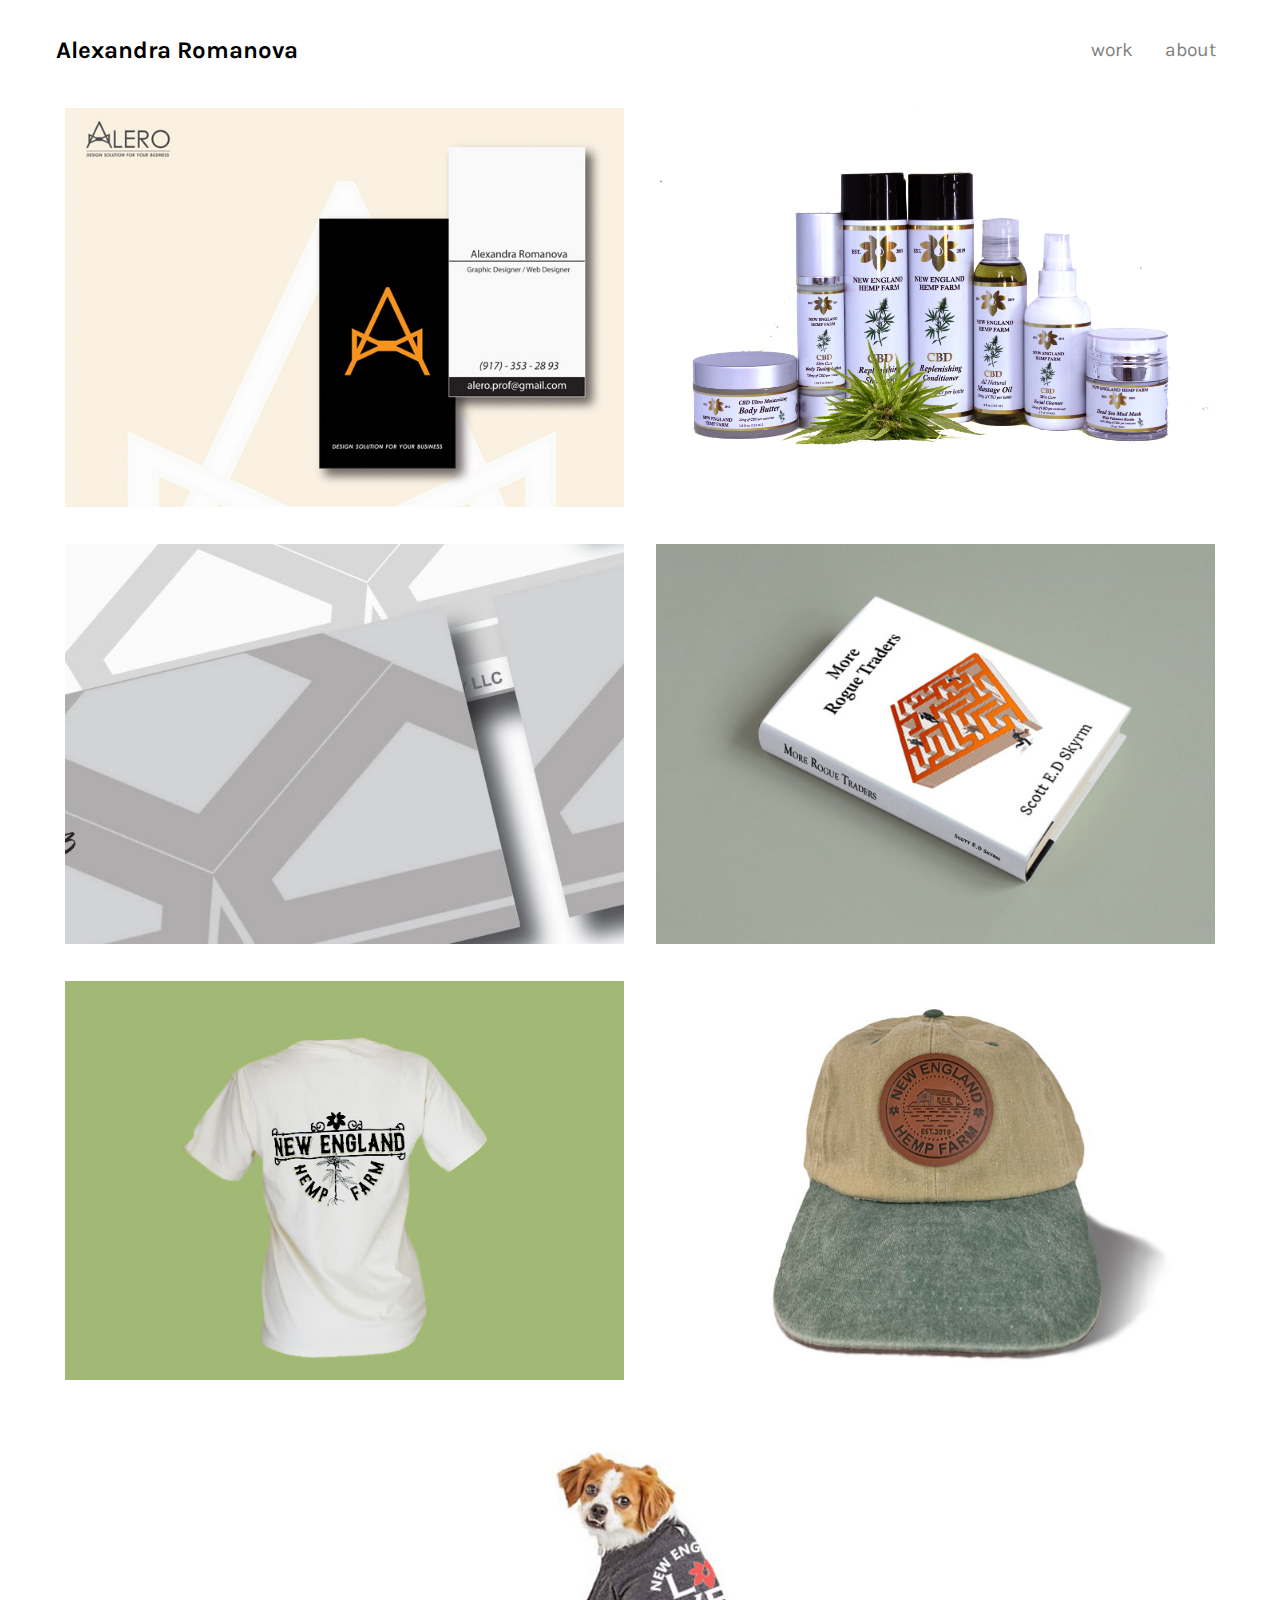
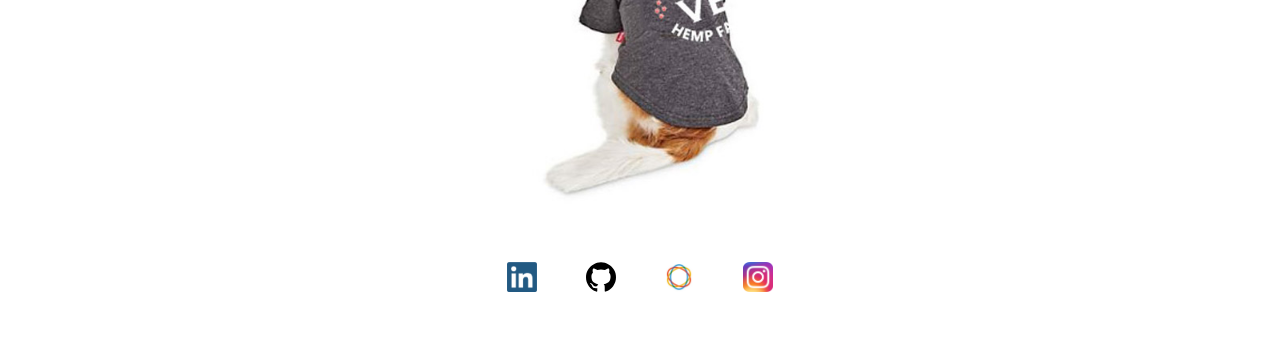
<file: index.html>
<!DOCTYPE html>
<html lang="en">
<head>
    <meta charset="UTF-8">
    <meta name="viewport" content="width=device-width, initial-scale=1.0">
    <meta http-equiv="X-UA-Compatible" content="ie=edge">
    <title>design portfolio</title>
    <link rel="stylesheet" href="main.css">
    <link href="https://fonts.googleapis.com/css?family=Josefin+Sans|Josefin+Slab|Karla|Roboto&display=swap" rel="stylesheet">
</head>
<body>
    <header>
<h2>Alexandra Romanova </h2>
<nav>
    <li> <a href="index.html">work</a></li>
    <li> <a href="index-about.html">about</a></li>
</nav>
    </header>
    <main>
<div>
    <a href='index-alero.html'><img src= 'img/ale5-7.jpg'></a> 
    <!-- <div class='back'> <h3>"Alero" logo </h3> </div> -->
</div>
<div> <a href='#'><img src= 'img/beauty-line-white.jpg'></a></div>
<div> <a href='index-jax.html'><img src= 'img/jf57.jpg'></a></div>
<div><a href='index-book.html'><img src= 'img/book-700-500.jpg'></a> </div>
<div><a href='index-t.html'><img src= 'img/h--short-7-5.jpg'></a> </div>
<div><a href='index-hat.html'><img src= 'img/hat700-500.jpg'></a> </div>
<div><a href='index--pet.html'><img src= 'img/dog-700-500.jpg'></a> </div>
<!-- <div> <a href='#'><img src= '#'></a></div>
<div> <a href='#'><img src= '#'></a></div> -->
    </main>
    <footer>
            <a href='https://www.linkedin.com/in/alero-b9238099/'><img class= 'icon' src='img/linkedIn_PNG32.png'>  </a> 
            <a href='https://github.com/kasyaro'><img class= 'icon' src='img/github.svg'> </a> 
            
            <a href='https://www.saatchiart.com/or'><img class= 'icon' src='img/saatchi.jpg'></a>
                    
                    <a href='https://www.instagram.com/kassa_ro/'><img class= 'icon' src='img/Instagram_icon.png'> </a>
    </footer>
</body>
</html>
</file>
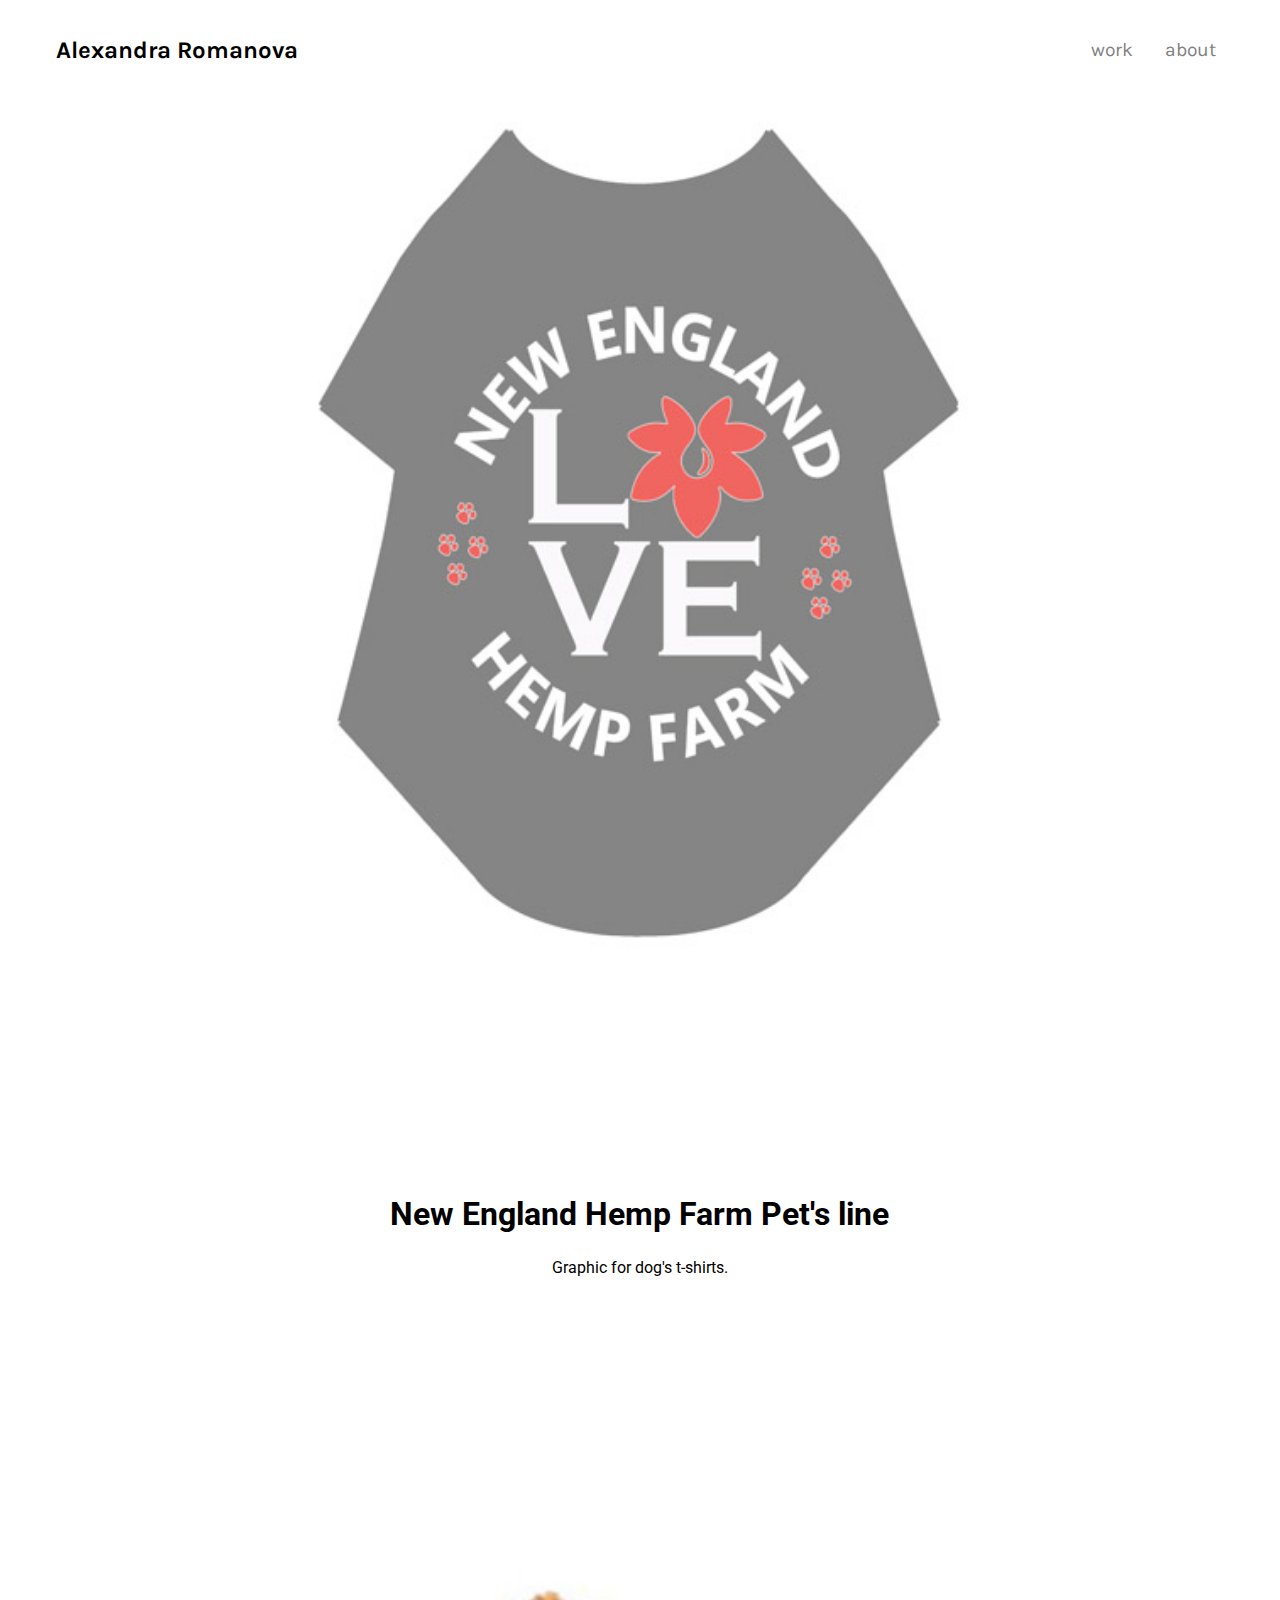
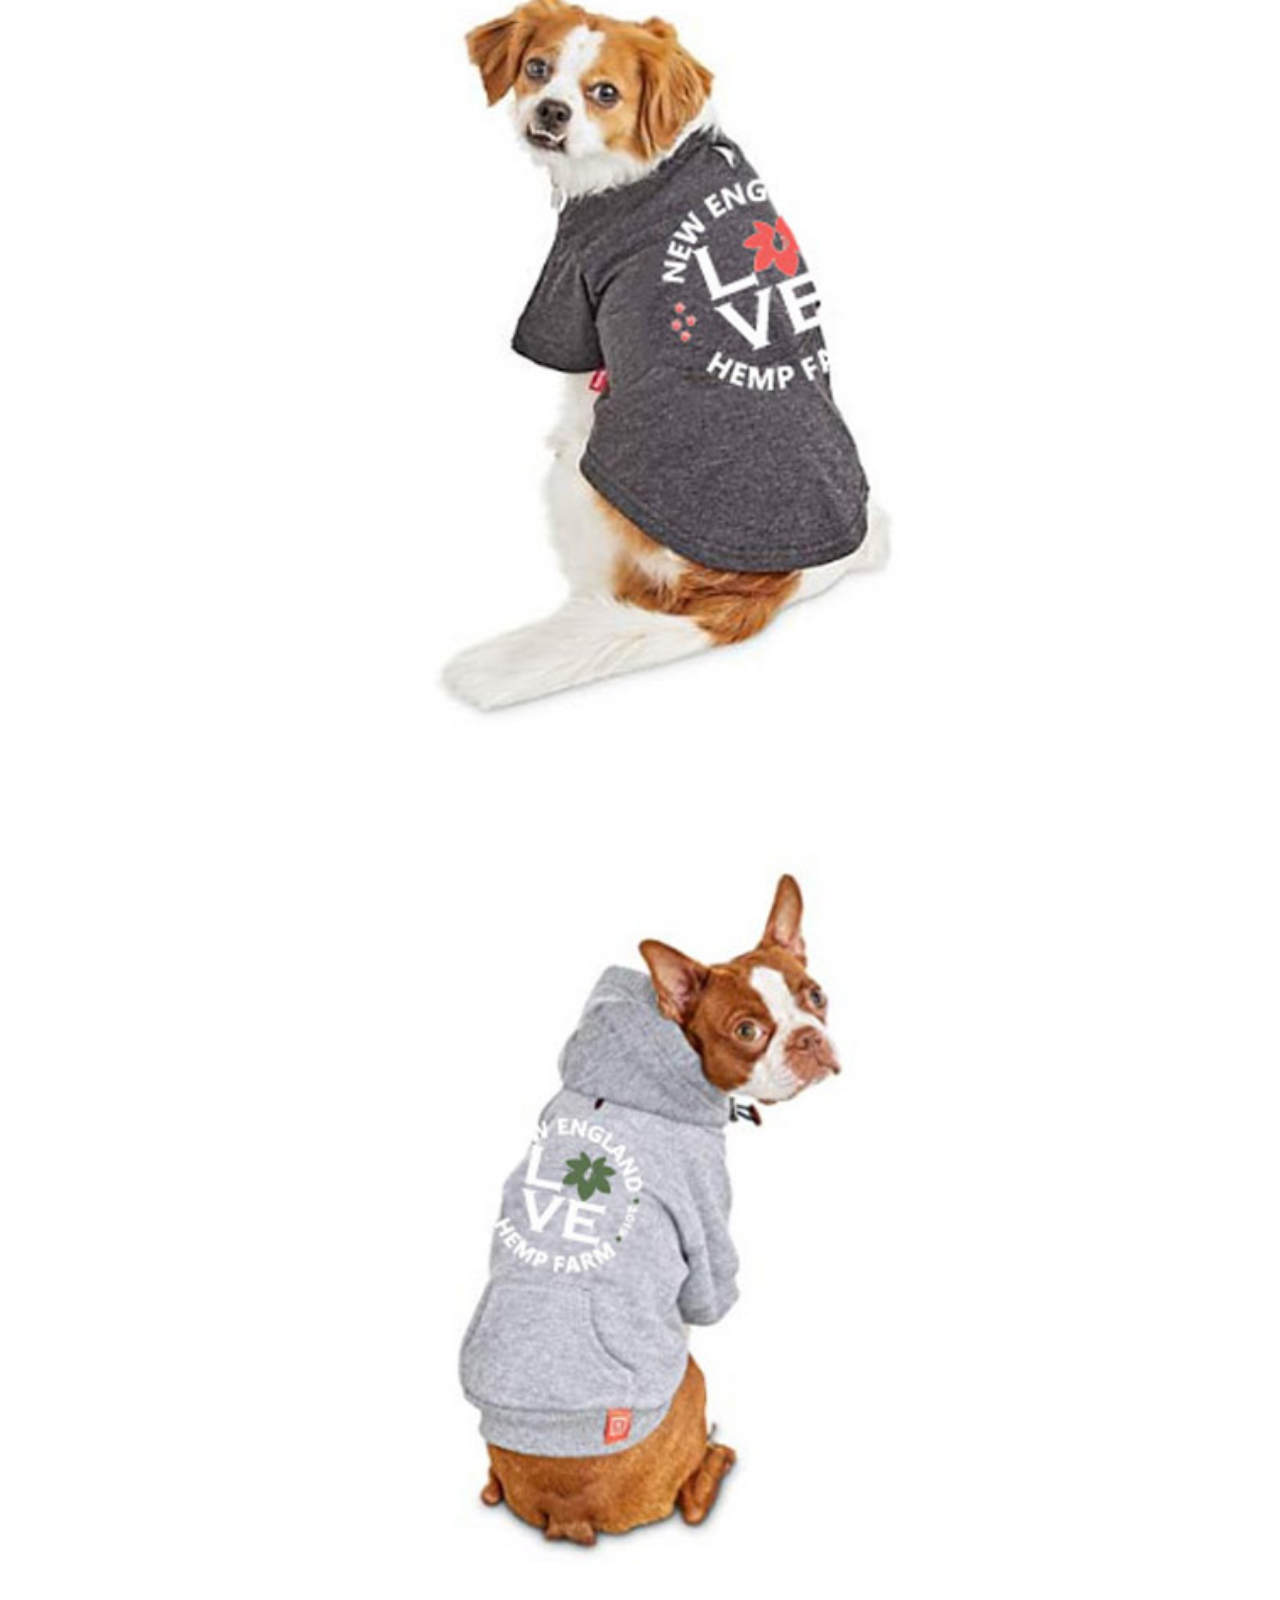
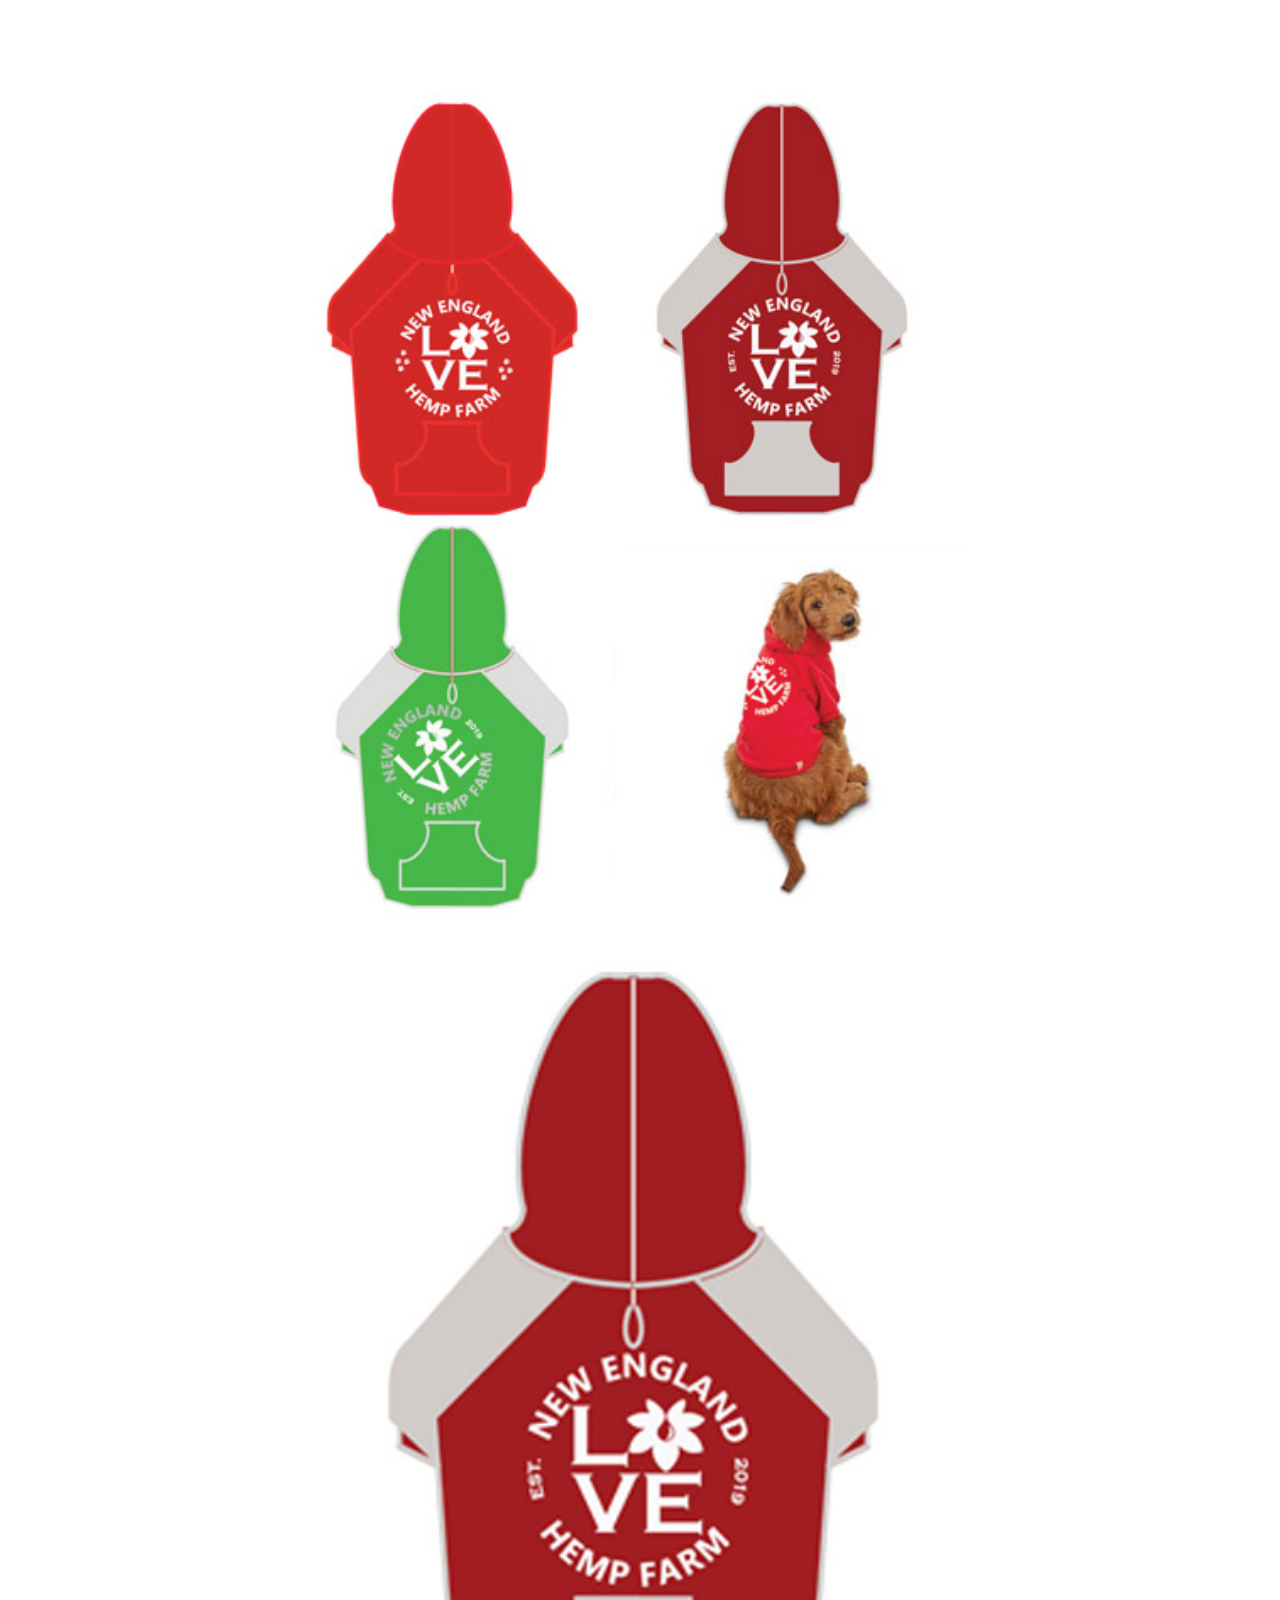
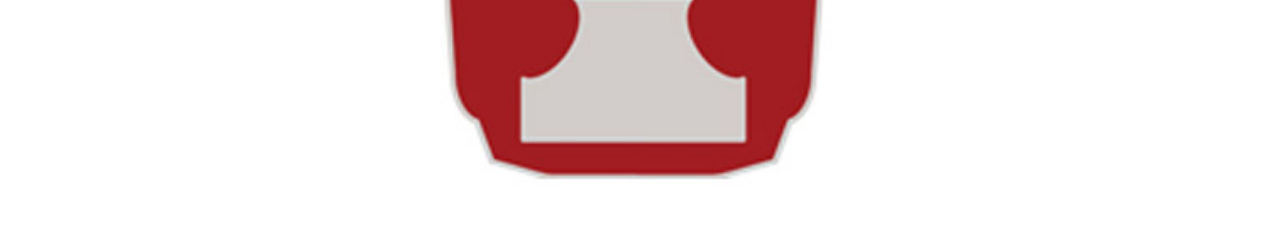
<file: index--pet.html>
<!DOCTYPE html>
<html lang="en">
<head>
    <meta charset="UTF-8">
    <meta name="viewport" content="width=device-width, initial-scale=1.0">
    <meta http-equiv="X-UA-Compatible" content="ie=edge">
    <link rel="stylesheet" href="main.css">
    <link href="https://fonts.googleapis.com/css?family=Josefin+Sans|Josefin+Slab|Karla|Roboto&display=swap" rel="stylesheet">
    <title>pet</title>
</head>
<body>
    <header>
        <h2>Alexandra Romanova </h2>
        <nav>
            <li> <a href="index.html">work</a></li>
            <li> <a href="index-about.html">about</a></li>
        </nav>
            </header>
            
            <main>
                <div class='pict'>
                    <img src='img/t-dog-700-500.jpg'>
                </div>
                <div class='description'>
                        <h1>New England Hemp Farm Pet's line</h1>
                        <p>
                            Graphic for dog's t-shirts. 
                        </p>

                        
                    </div>
                
                <div class='pict'>
                    <img src='img/dog-700-500.jpg'>
                </div>
                <div class='pict'>
                        <img src='img/dog-700.jpg'>
                    </div>
                    <div class='pict'>
                            <img src='img/dog-v-7-5.jpg'>
                        </div>
                        <div class='pict'>
                                <img src='img/hood-700-500.jpg'>
                            </div>
            </main>

</body>
</html>
</file>
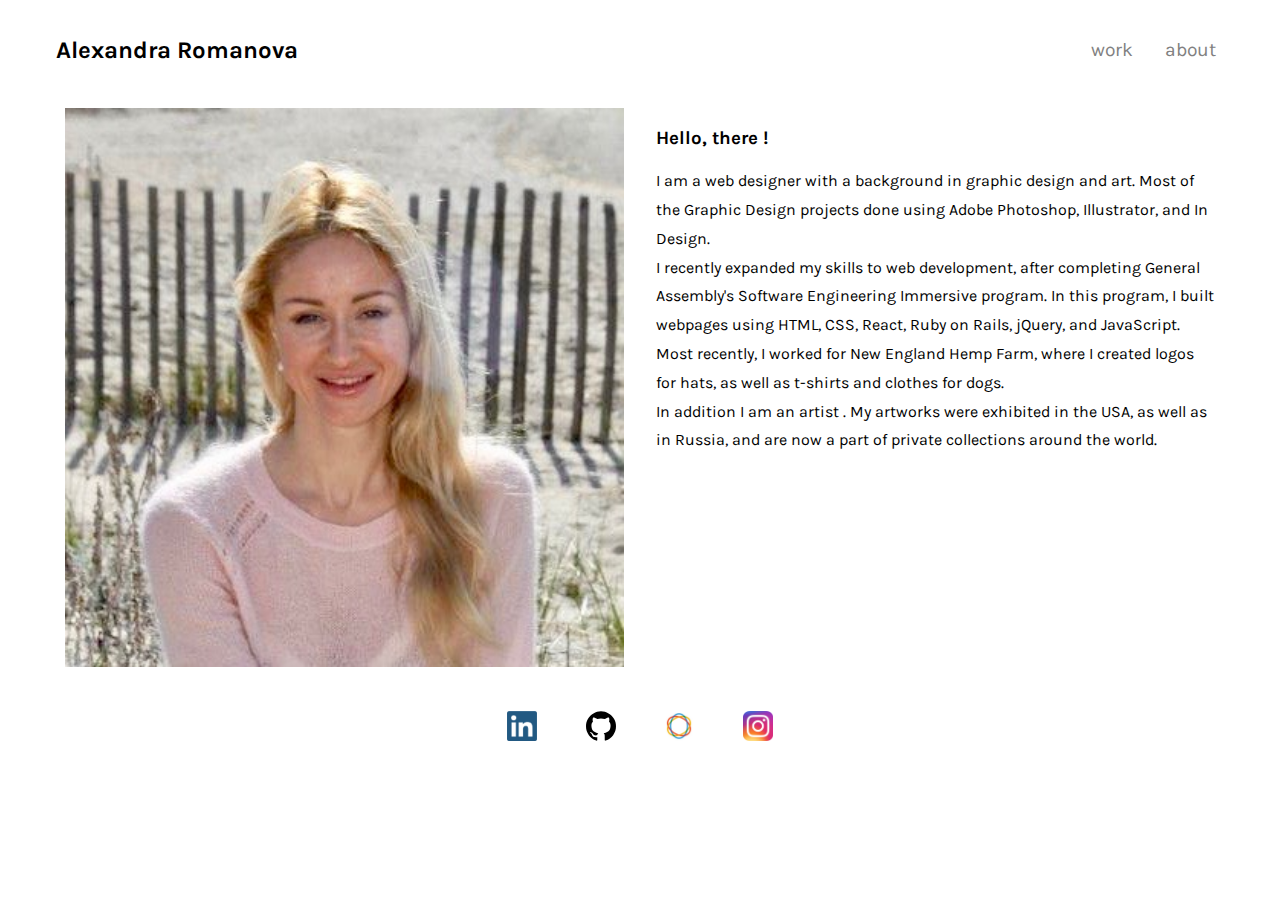
<file: index-about.html>
<!DOCTYPE html>
<html lang="en">
<head>
    <meta charset="UTF-8">
    <meta name="viewport" content="width=device-width, initial-scale=1.0">
    <meta http-equiv="X-UA-Compatible" content="ie=edge">
    <title>about</title>
    <link rel="stylesheet" href="main.css">
    <link href="https://fonts.googleapis.com/css?family=Josefin+Sans|Josefin+Slab|Karla|Roboto&display=swap" rel="stylesheet">
</head>
<body>
    <header>
<h2>Alexandra Romanova </h2>
<nav>
    <li> <a href="index.html">work</a></li>
    <li> <a href="index-about.html">about</a></li>
</nav>
    </header>
    <main>
        <div><img src='img/IMG_2626.jpg'></div>

<div>
        <h3> Hello, there !</h3>
        <p>
          I am a web designer with a background in graphic design and art. Most of the Graphic Design projects done using Adobe Photoshop, Illustrator, and In Design. </br>
           I recently expanded my skills to web development, after completing General Assembly's Software Engineering Immersive program. In this program, I built webpages using HTML, CSS, React, Ruby on Rails, jQuery, and JavaScript.</br>
            Most recently, I worked for  New England Hemp Farm, where I created logos for hats, as well as t-shirts and clothes for dogs. </br>
          In addition I am an artist . My artworks were exhibited in the USA, as well as in Russia, and are now a part of private collections around the world. </p>
</div>

    </main>
    <footer>
        
<a href='https://www.linkedin.com/in/alero-b9238099/'><img class= 'icon' src='img/linkedIn_PNG32.png'>  </a> 
<a href='https://github.com/kasyaro'><img class= 'icon' src='img/github.svg'> </a> 

<a href='https://www.saatchiart.com/or'><img class= 'icon' src='img/saatchi.jpg'></a>
        
        <a href='https://www.instagram.com/kassa_ro'><img class= 'icon' src='img/Instagram_icon.png'> </a>

    </footer>
</body>
</html>
</file>
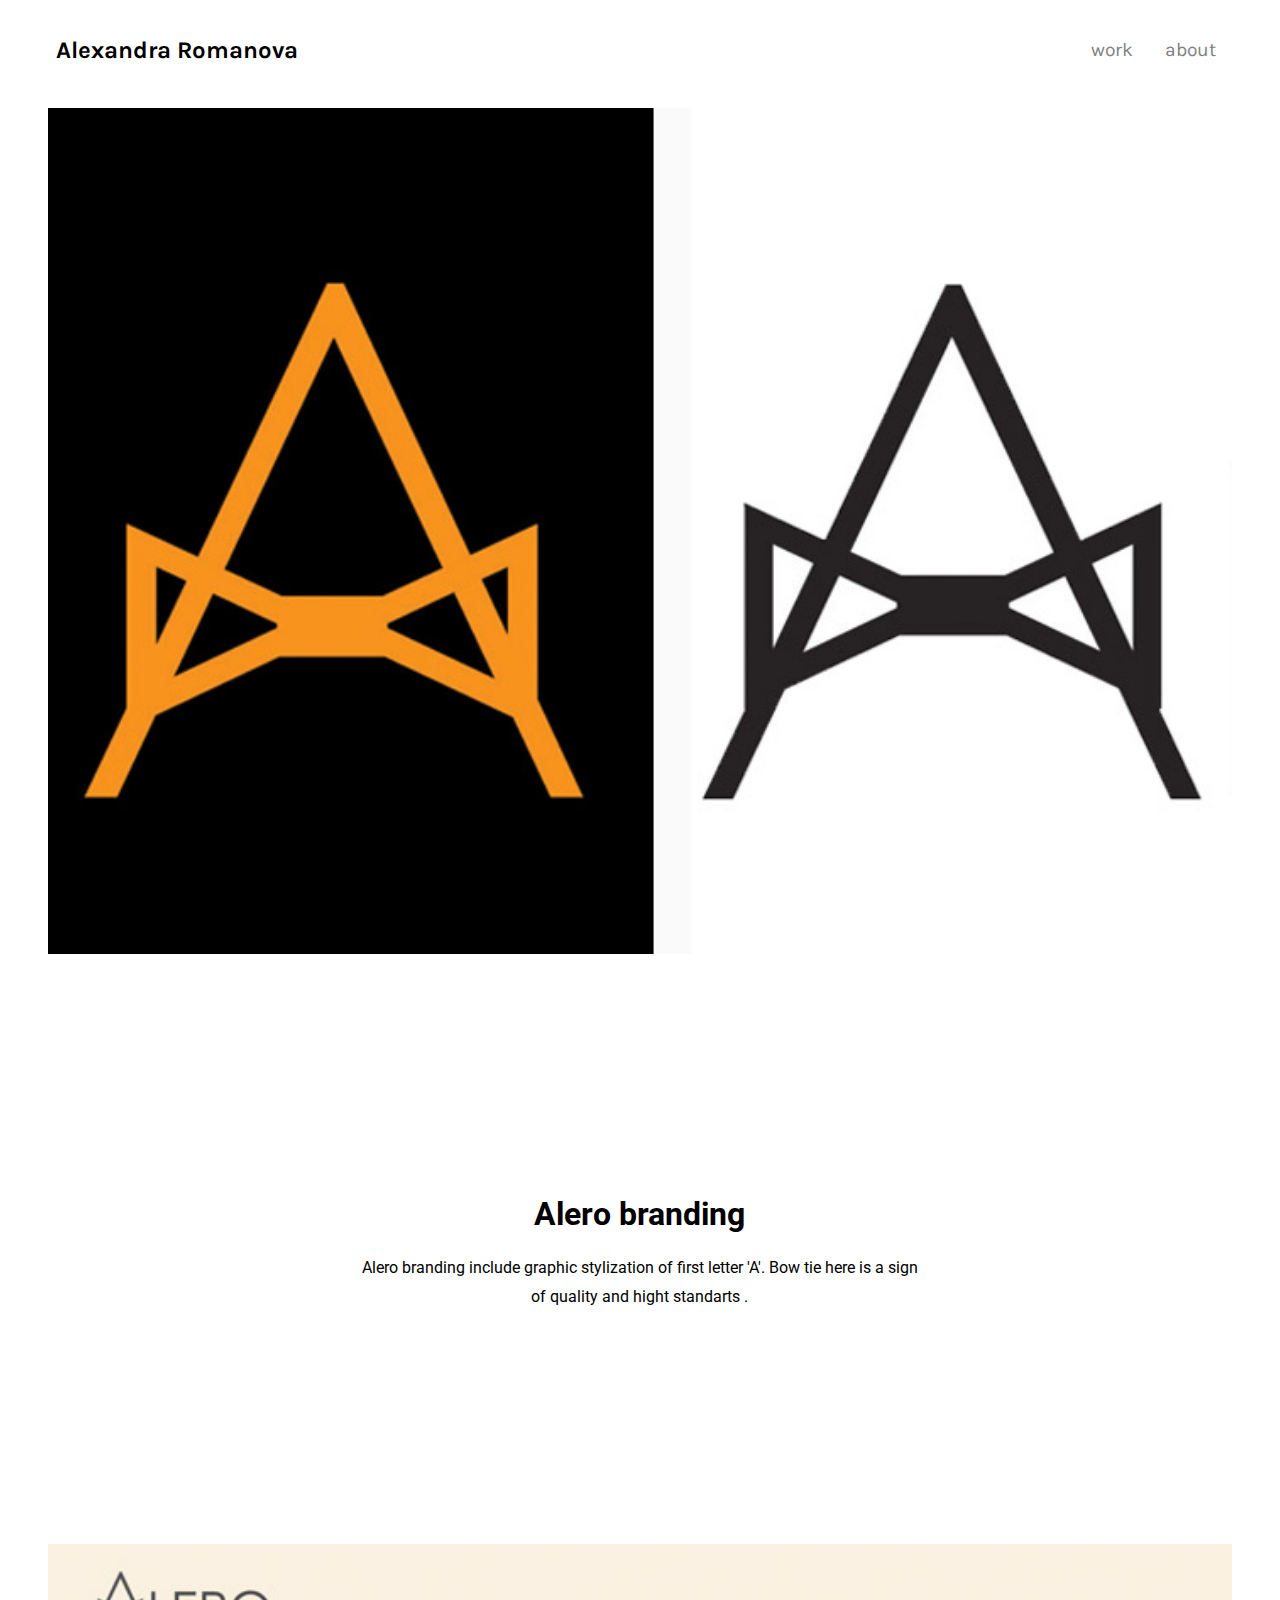
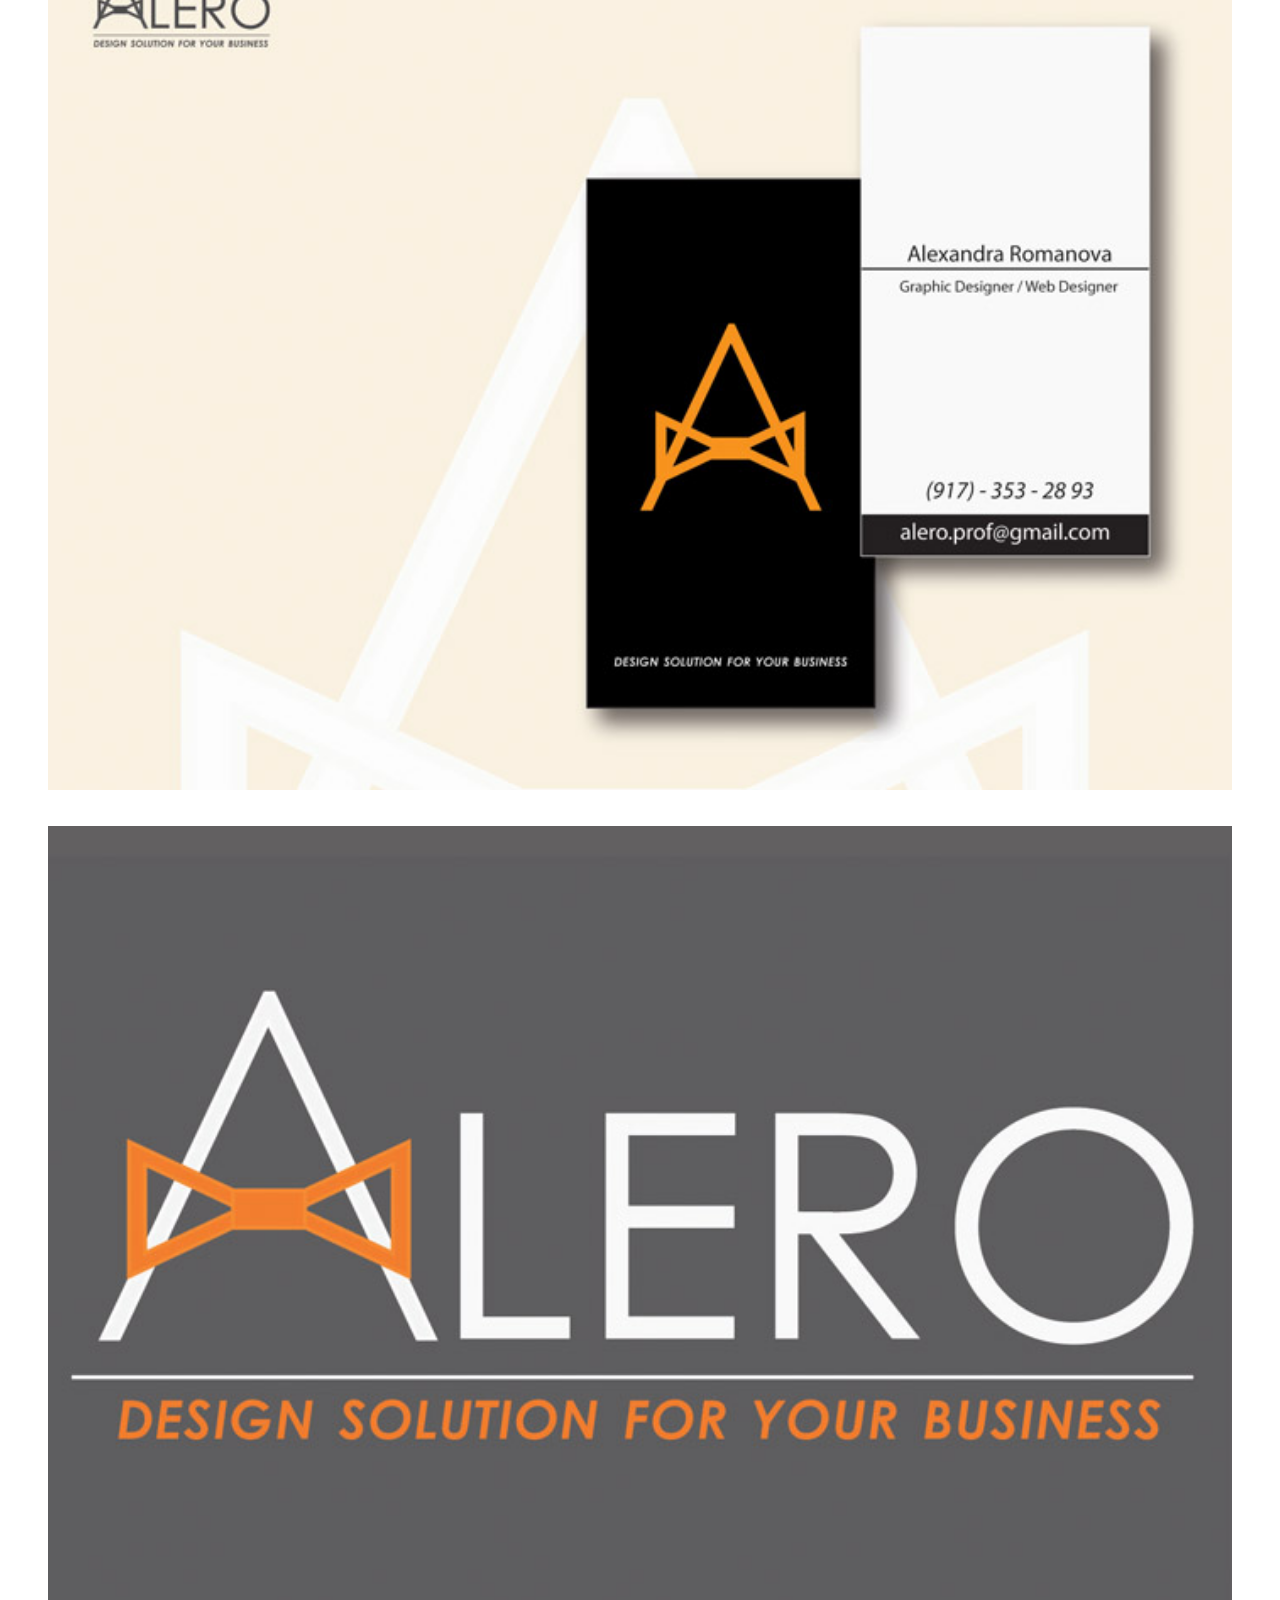
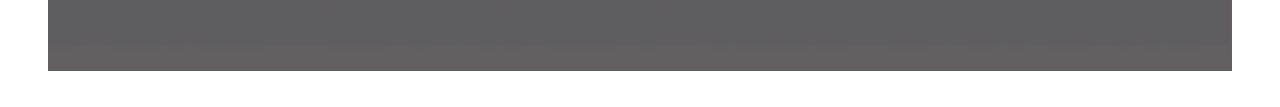
<file: index-alero.html>
<!DOCTYPE html>
<html lang="en">
<head>
    <meta charset="UTF-8">
    <meta name="viewport" content="width=device-width, initial-scale=1.0">
    <meta http-equiv="X-UA-Compatible" content="ie=edge">
    <link rel="stylesheet" href="main.css">
    <link href="https://fonts.googleapis.com/css?family=Josefin+Sans|Josefin+Slab|Karla|Roboto&display=swap" rel="stylesheet">
    <title>alero</title>
</head>
<body>
    <header>
        <h2>Alexandra Romanova </h2>
        <nav>
            <li> <a href="index.html">work</a></li>
            <li> <a href="index-about.html">about</a></li>
        </nav>
            </header>
            
            <main>
                <div class='pict'>
                    <img src='img/ale-double.jpg'>
                </div>
                <div class='description'>
                        <h1>Alero branding</h1>
                        <p>
                            Alero branding include graphic stylization of first letter 'A'. Bow tie here is a sign of quality and hight standarts . 
                        </p>

                        
                    </div>
                <!-- <div class='pict'>
                    <img src='img/ale=5-7purpl.jpg'>
                </div> -->
                <div class='pict'>
                    <img src='img/ale5-7.jpg'>
                </div>
                <div class='pict'>
                        <img src='img/ale=5-7grayl.jpg'>
                    </div>

            </main>
            
</body>
</html>
</file>
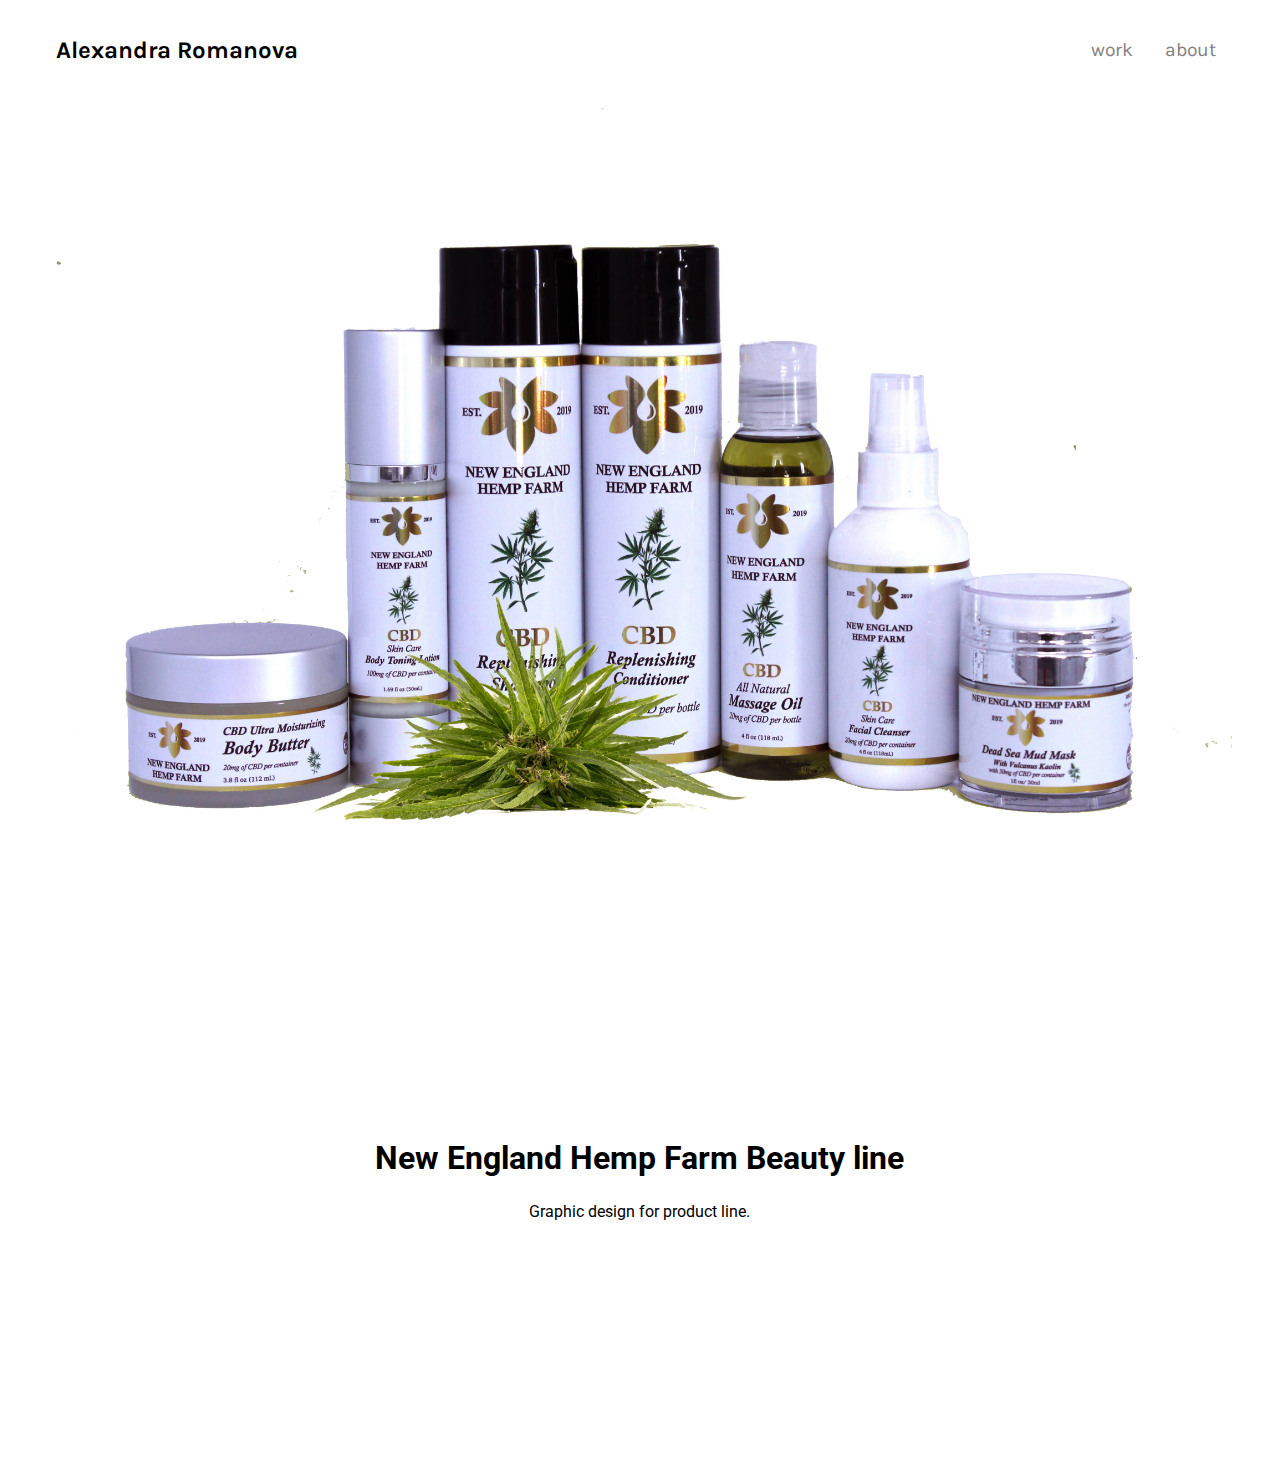
<file: index-beauty.html>
<!DOCTYPE html>
<html lang="en">
<head>
    <meta charset="UTF-8">
    <meta name="viewport" content="width=device-width, initial-scale=1.0">
    <link rel="stylesheet" href="main.css">
    <link href="https://fonts.googleapis.com/css?family=Josefin+Sans|Josefin+Slab|Karla|Roboto&display=swap" rel="stylesheet">
    <title>Beauty-line</title>
</head>
<body>
    <header>
        <h2>Alexandra Romanova </h2>
        <nav>
            <li> <a href="index.html">work</a></li>
            <li> <a href="index-about.html">about</a></li>
        </nav>
            </header>
            <main>
            <div class='pict'>
                <img src='img/beauty-line-white.jpg'>
            </div>
            <div class='description'>
                    <h1>New England Hemp Farm Beauty line</h1>
                    <p>
                        Graphic design for product line. 
                    </p>

                    
                </div>
            </main>
</body>
</html>
</file>
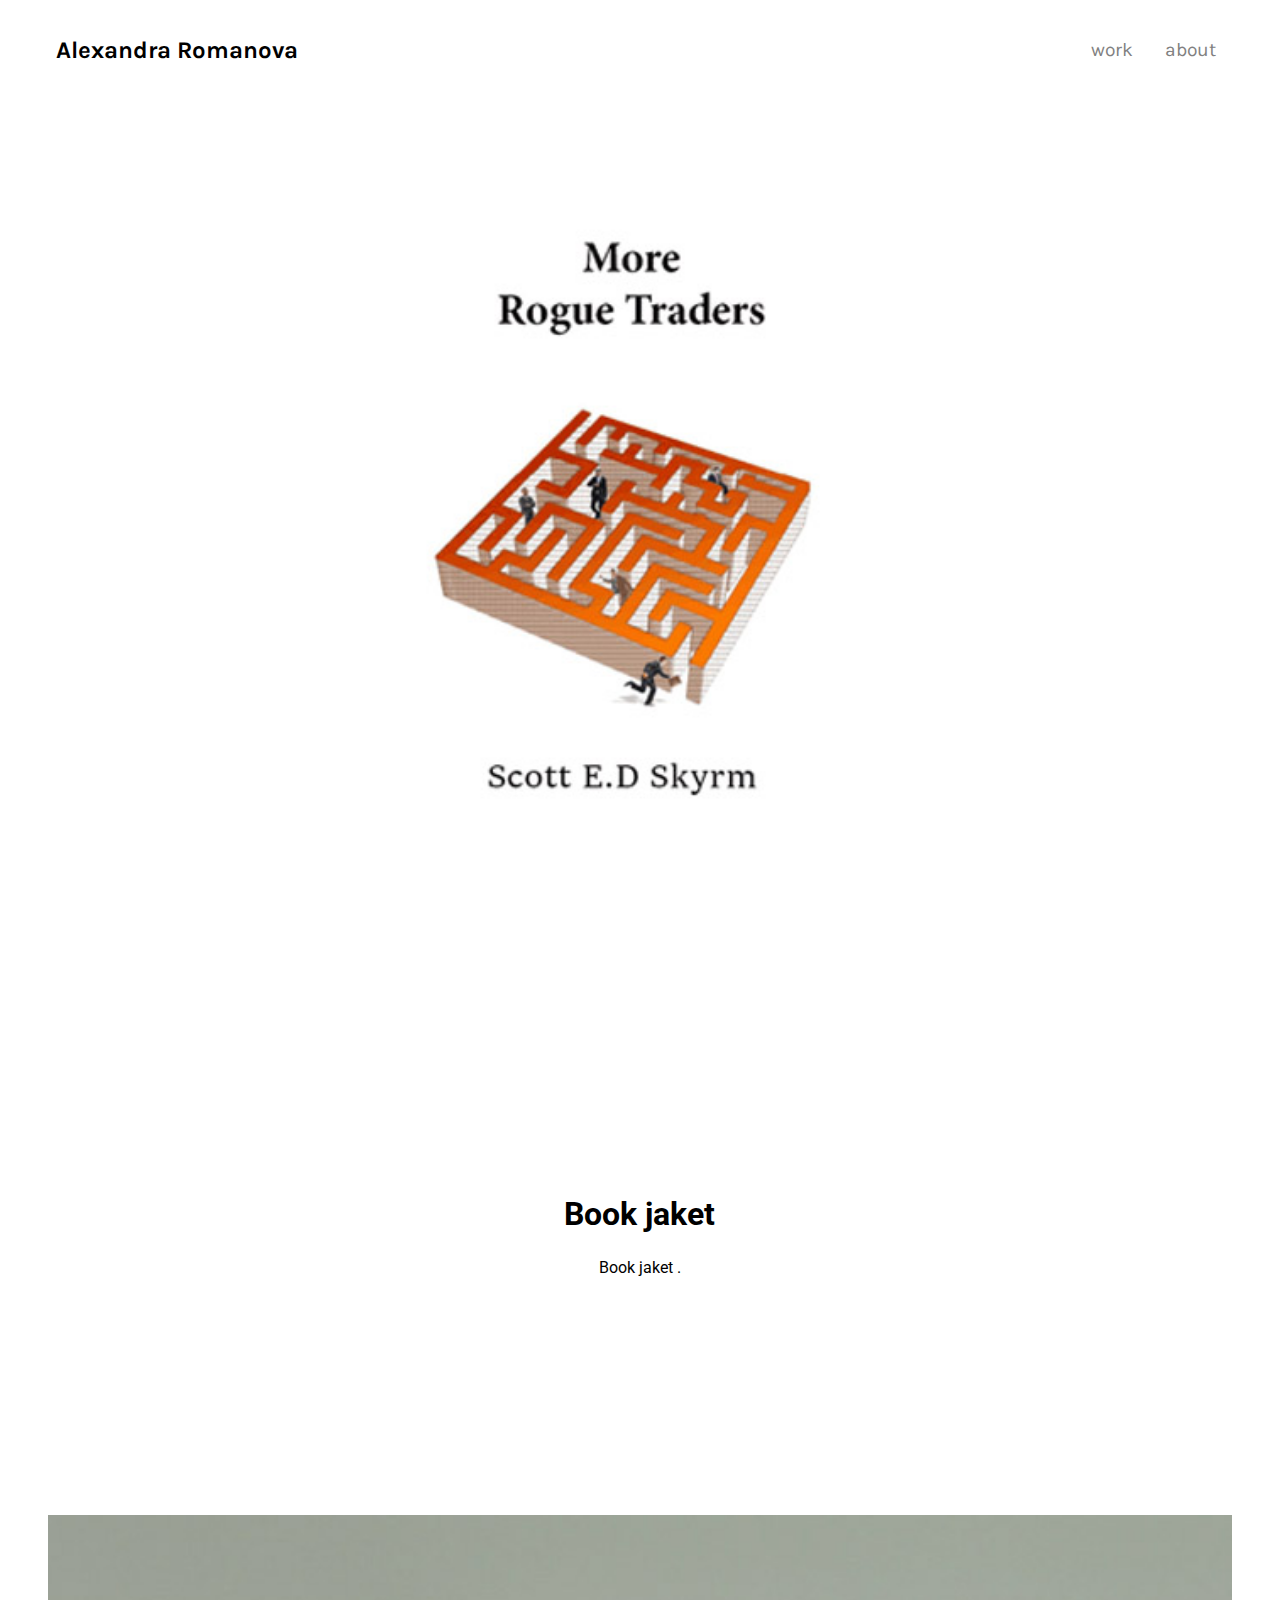
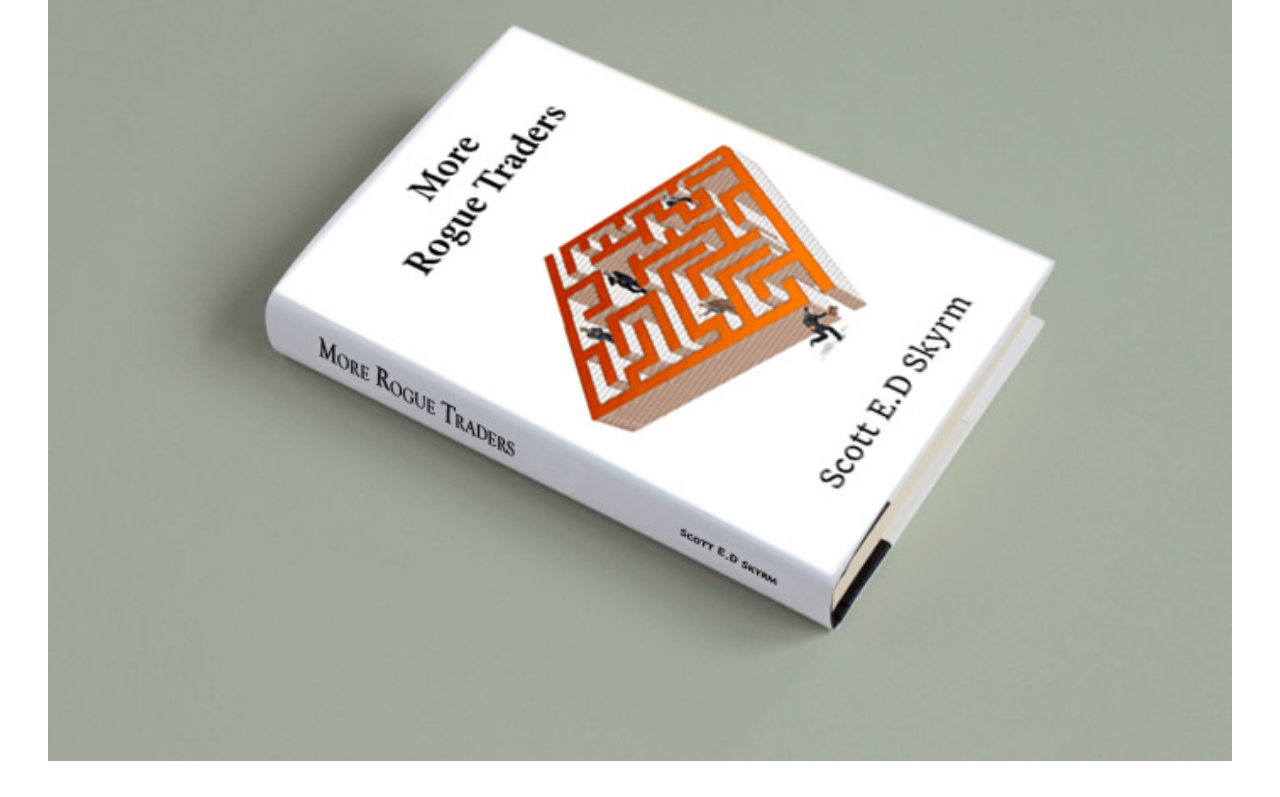
<file: index-book.html>
<!DOCTYPE html>
<html lang="en">
<head>
    <meta charset="UTF-8">
    <meta name="viewport" content="width=device-width, initial-scale=1.0">
    <meta http-equiv="X-UA-Compatible" content="ie=edge">
    <link rel="stylesheet" href="main.css">
    <link href="https://fonts.googleapis.com/css?family=Josefin+Sans|Josefin+Slab|Karla|Roboto&display=swap" rel="stylesheet">
    <title>book</title>
</head>
<body>
    <header>
        <h2>Alexandra Romanova </h2>
        <nav>
            <li> <a href="index.html">work</a></li>
            <li> <a href="index-about.html">about</a></li>
        </nav>
            </header>
            
            <main>
                <div class='pict'>
                    <img src='img/book-list.jpg'>
                </div>
                <div class='description'>
                        <h1>Book jaket</h1>
                        <p>
                            Book jaket .  
                        </p>

                        
                    </div>
               
                <div class='pict'>
                    <img src='img/book-700-500.jpg'>
                </div>
                

            </main>

</body>
</html>
</file>
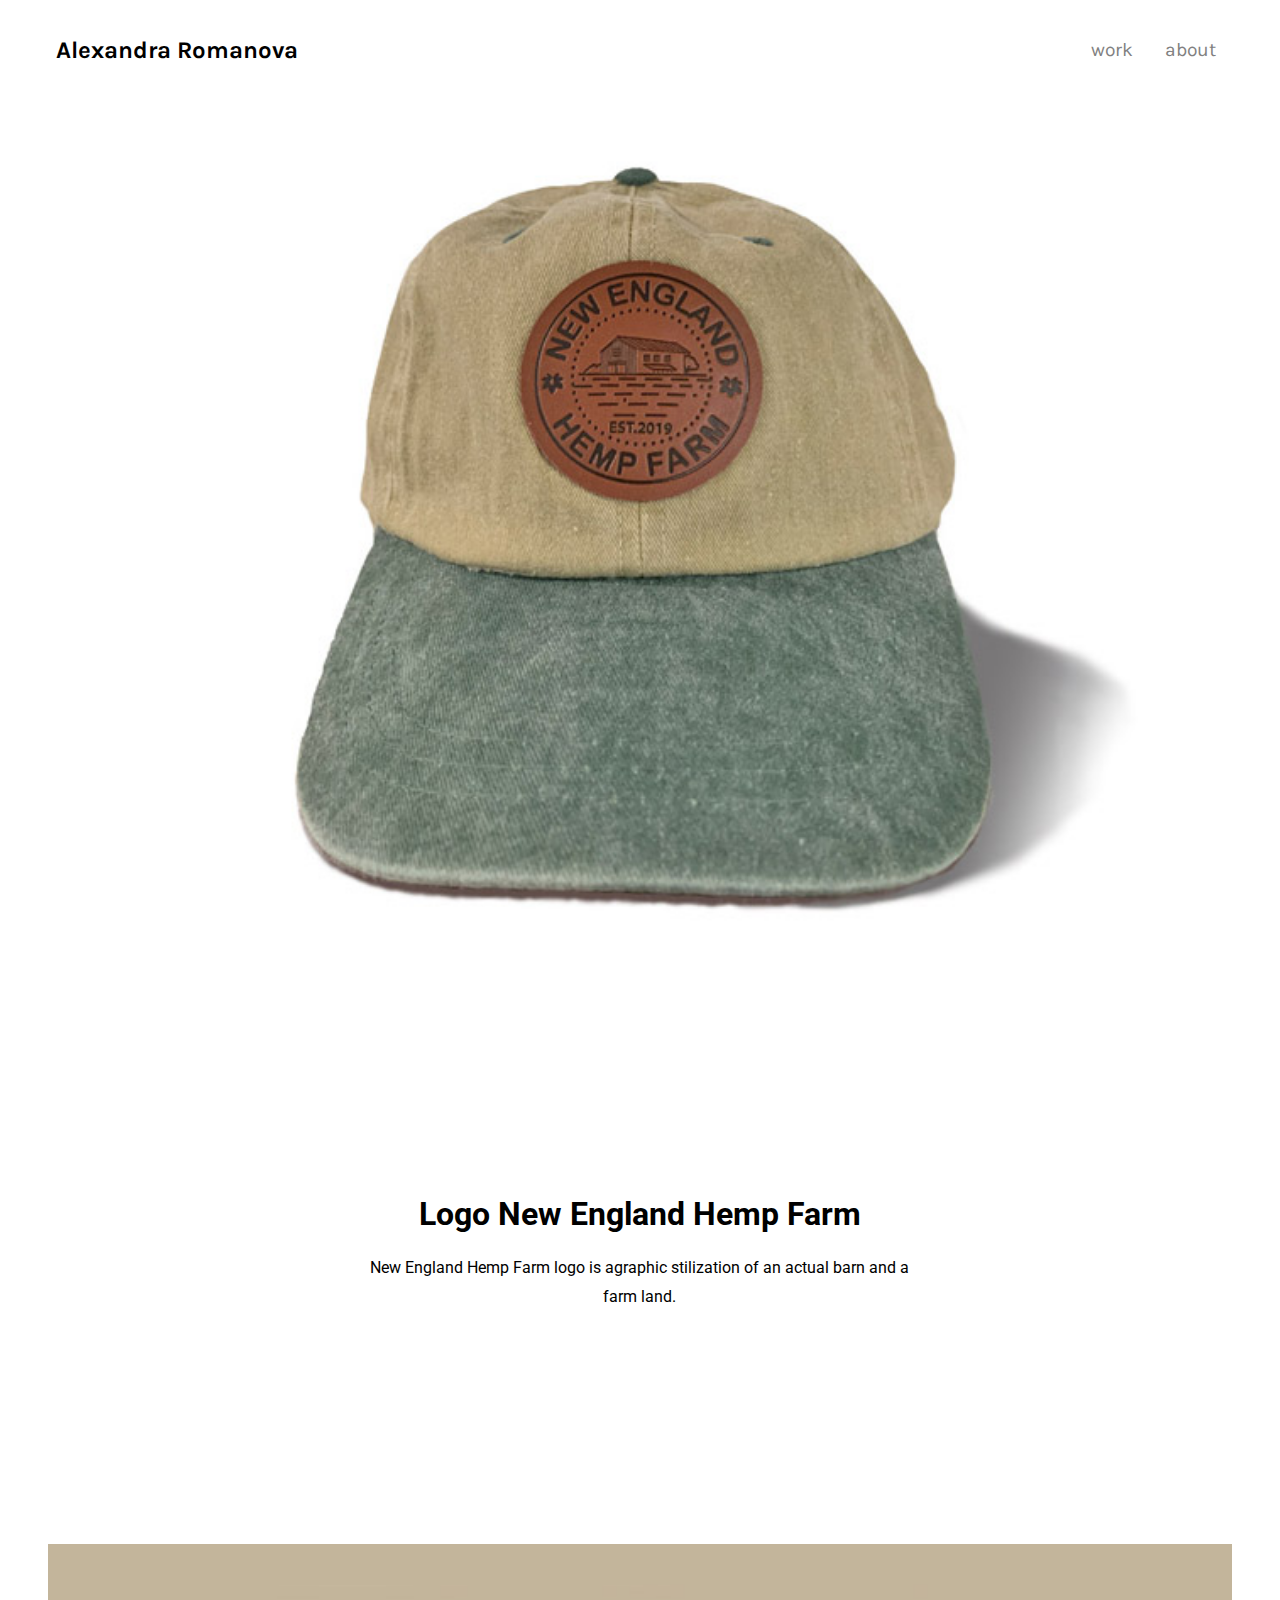
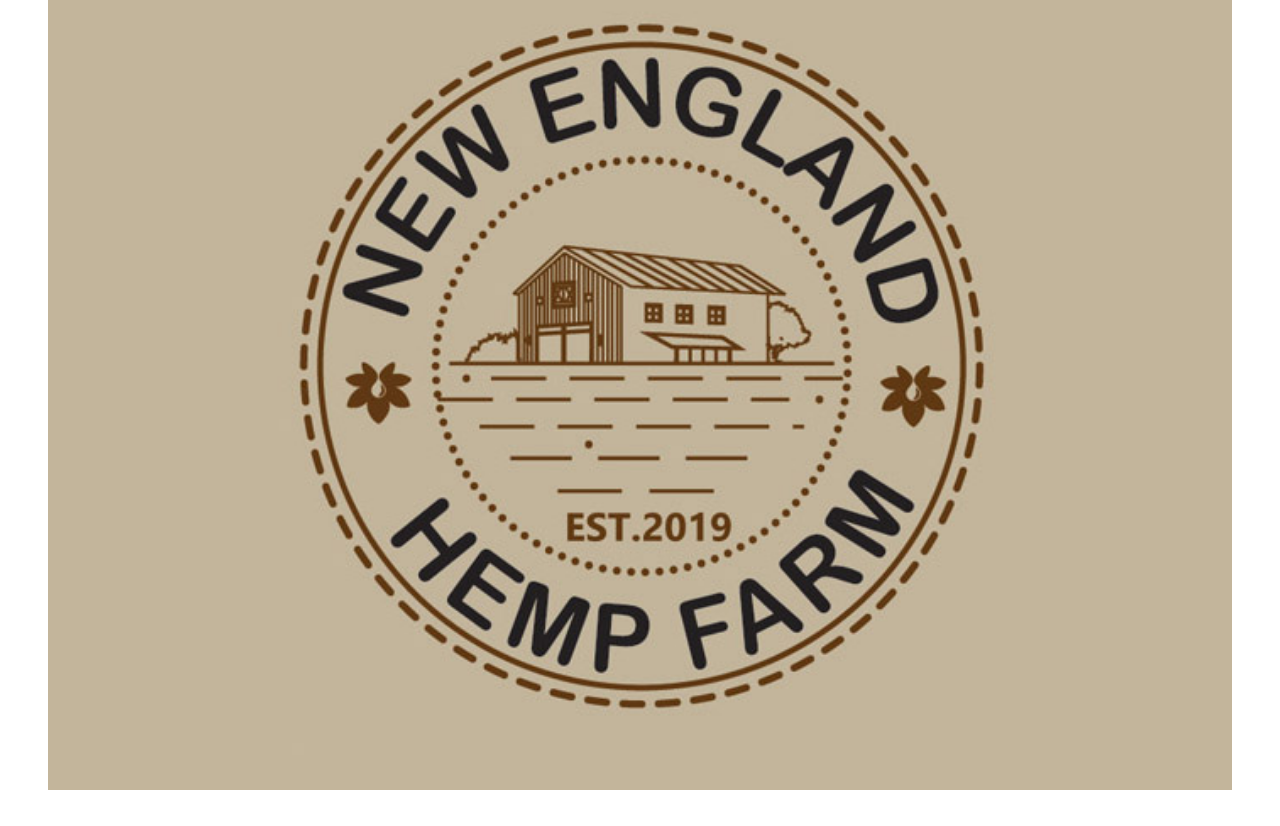
<file: index-hat.html>
<!DOCTYPE html>
<html lang="en">
<head>
    <meta charset="UTF-8">
    <meta name="viewport" content="width=device-width, initial-scale=1.0">
    <meta http-equiv="X-UA-Compatible" content="ie=edge">
    <link rel="stylesheet" href="main.css">
    <link href="https://fonts.googleapis.com/css?family=Josefin+Sans|Josefin+Slab|Karla|Roboto&display=swap" rel="stylesheet">
    <title>hat</title>
</head>
<body>
    <header>
        <h2>Alexandra Romanova </h2>
        <nav>
            <li> <a href="index.html">work</a></li>
            <li> <a href="index-about.html">about</a></li>
        </nav>
            </header>
            
            <main>
                <div class='pict'>
                    <img src='img/hat700-500.jpg'>
                </div>
                <div class='description'>
                        <h1>Logo New England Hemp Farm</h1>
                        <p>
                            New England Hemp Farm logo is agraphic stilization of an actual barn and a farm land. 
                        </p>

                        
                    </div>
               
                <div class='pict'>
                    <img src='img/hf-log-700-500.jpg'>
                </div>
                
            </main>

</body>
</html>
</file>
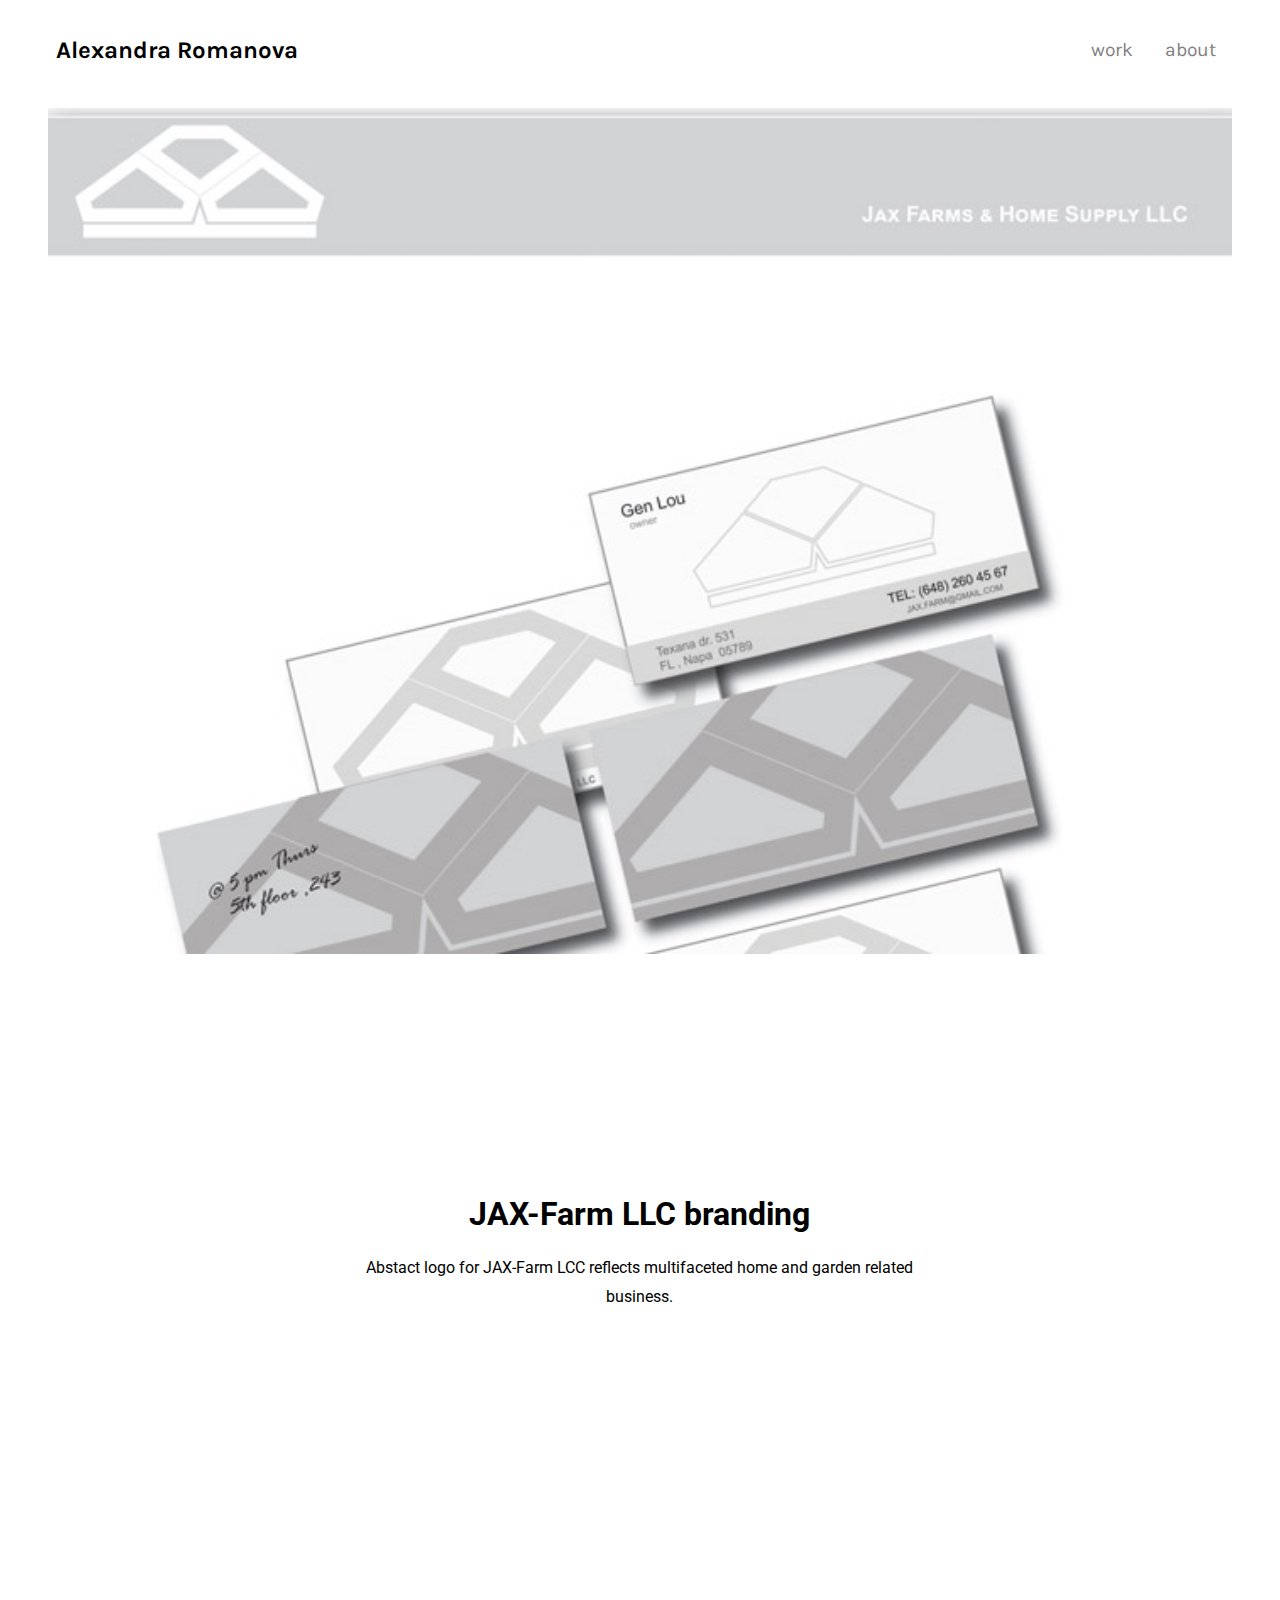
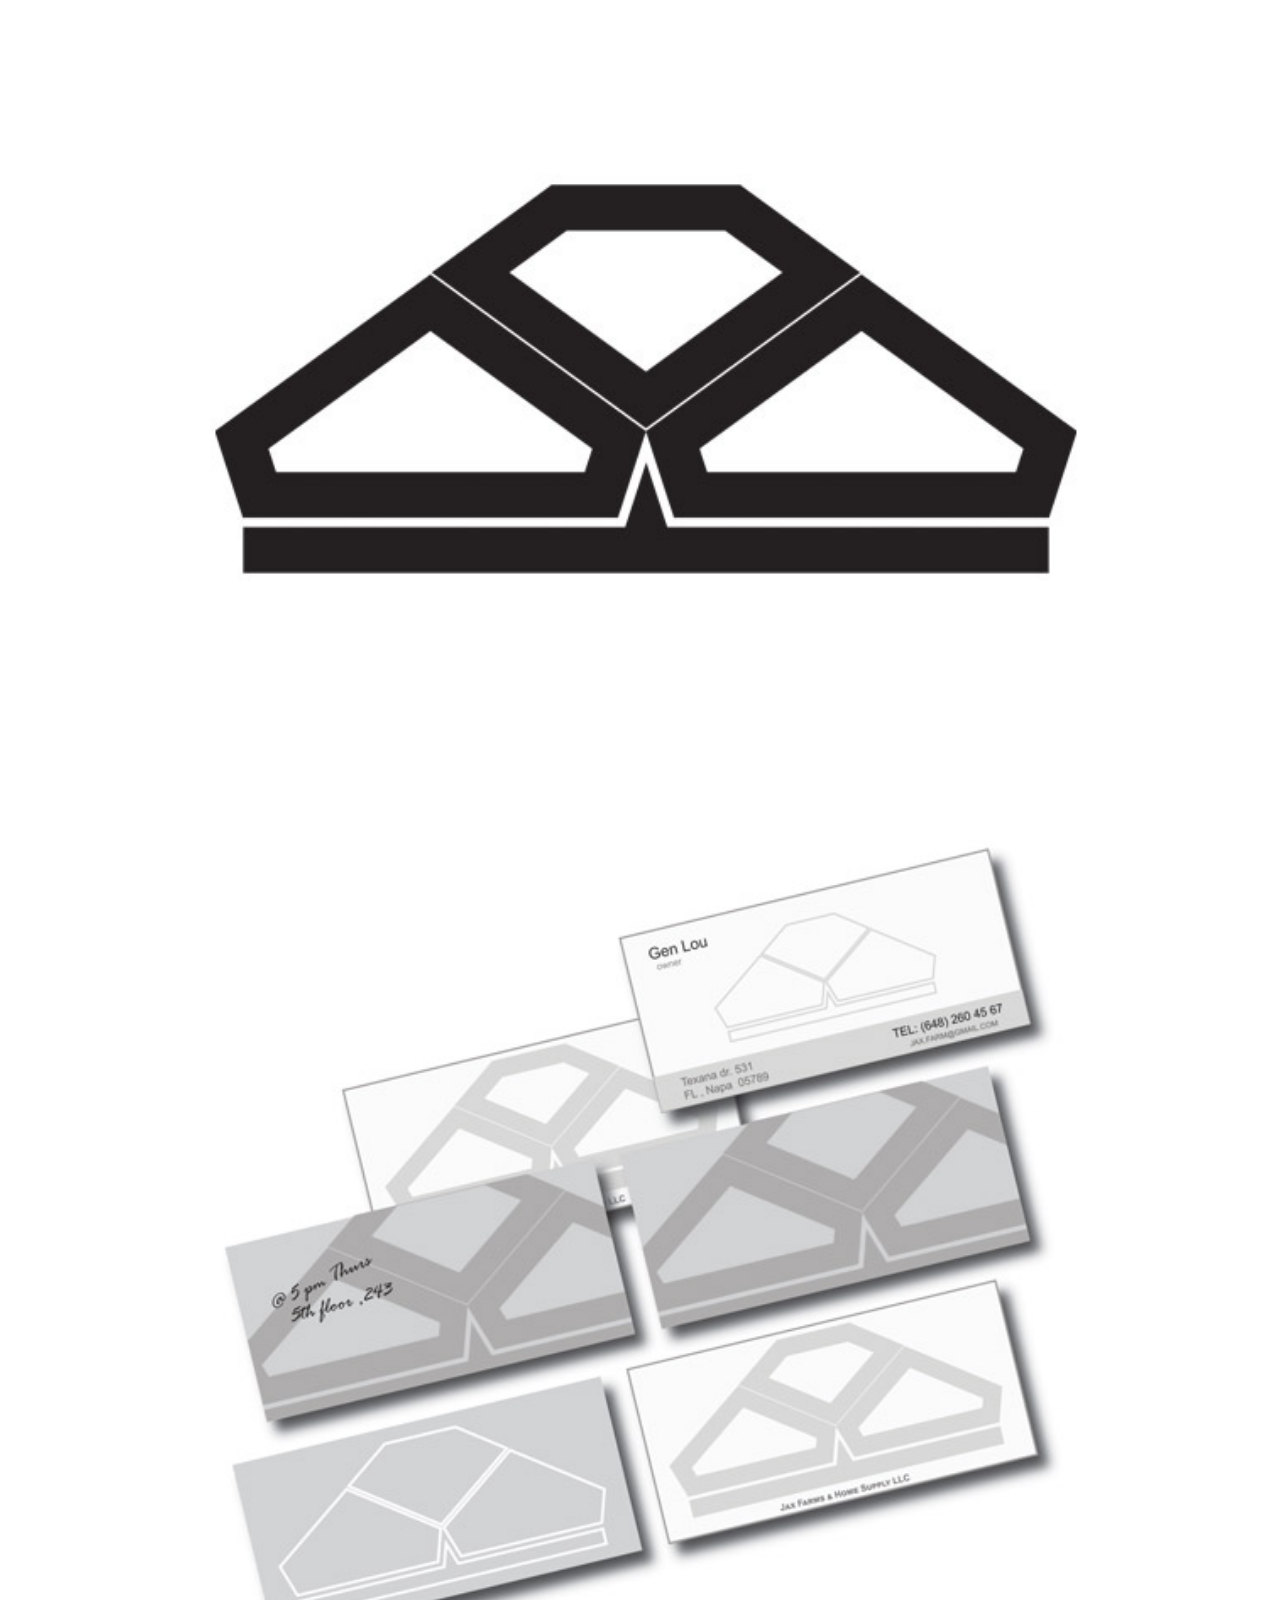
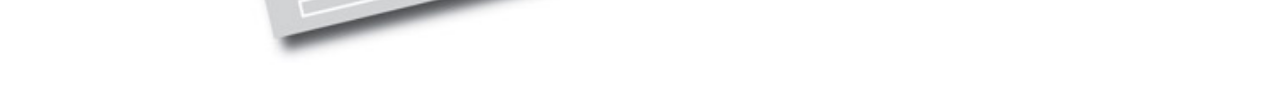
<file: index-jax.html>
<!DOCTYPE html>
<html lang="en">
<head>
    <meta charset="UTF-8">
    <meta name="viewport" content="width=device-width, initial-scale=1.0">
    <meta http-equiv="X-UA-Compatible" content="ie=edge">
    <link rel="stylesheet" href="main.css">
    <link href="https://fonts.googleapis.com/css?family=Josefin+Sans|Josefin+Slab|Karla|Roboto&display=swap" rel="stylesheet">
    <title>Jax-farm</title>
</head>
<body>
    <header>
        <h2>Alexandra Romanova </h2>
        <nav>
            <li> <a href="index.html">work</a></li>
            <li> <a href="index-about.html">about</a></li>
        </nav>
            </header>
            
            <main>
                    <div class='pict'>
                            <img src='img/jf57letter.jpg'>
                        </div> 

                <div class='description'>
                        <h1>JAX-Farm LLC branding</h1>
                        <p>
                                Abstact logo for JAX-Farm LCC reflects multifaceted home and garden related business. 
                        </p>  
                    </div>

                    <div class='pict'>
                            <img src='img/jfb1.jpg'>
                    </div>
                    

                <!-- <div class='pict'>
                    <img src='img/jfwd-1.jpg'>
                </div> -->
               
                <div class='pict'>
                        <img src='img/jf57cards.jpg'>
                    </div>
                        
                       
            </main>
            
</body>
</html>
</file>
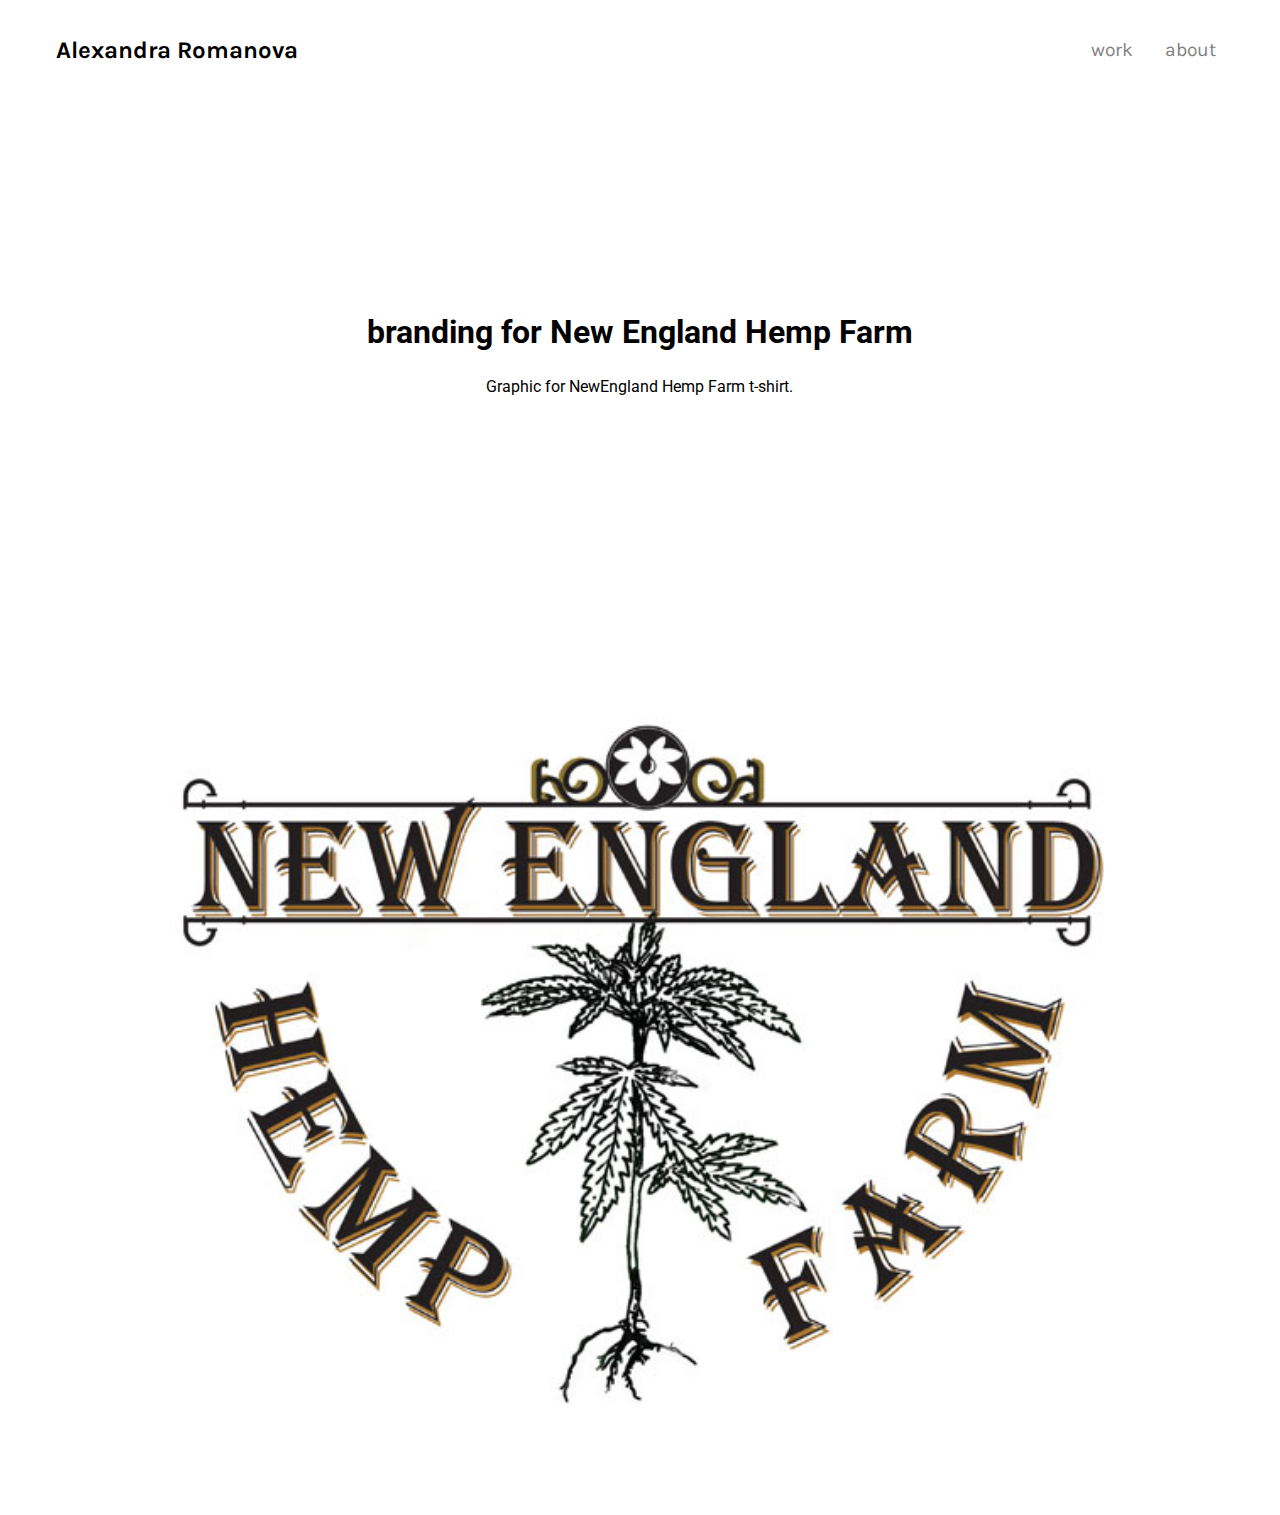
<file: index-t.html>
<!DOCTYPE html>
<html lang="en">
<head>
    <meta charset="UTF-8">
    <meta name="viewport" content="width=device-width, initial-scale=1.0">
    <meta http-equiv="X-UA-Compatible" content="ie=edge">
    <link rel="stylesheet" href="main.css">
    <link href="https://fonts.googleapis.com/css?family=Josefin+Sans|Josefin+Slab|Karla|Roboto&display=swap" rel="stylesheet">
    <title>t-short</title>
</head>
<body>
    <header>
        <h2>Alexandra Romanova </h2>
        <nav>
            <li> <a href="index.html">work</a></li>
            <li> <a href="index-about.html">about</a></li>
        </nav>
            </header>
            
            <main>
                <!-- <div class='pict'>
                    <img src='img/h--short-7-5.jpg'>
                </div> -->
                <div class='description'>
                        <h1> branding for New England Hemp Farm </h1>
                        <p>
                             Graphic for NewEngland Hemp Farm t-shirt.
                        </p>

                    </div>
               
                <div class='pict'>
                    <img src='img/logo-hf-7-5.jpg'>
                </div>
                

            </main>

</body>
</html>
</file>
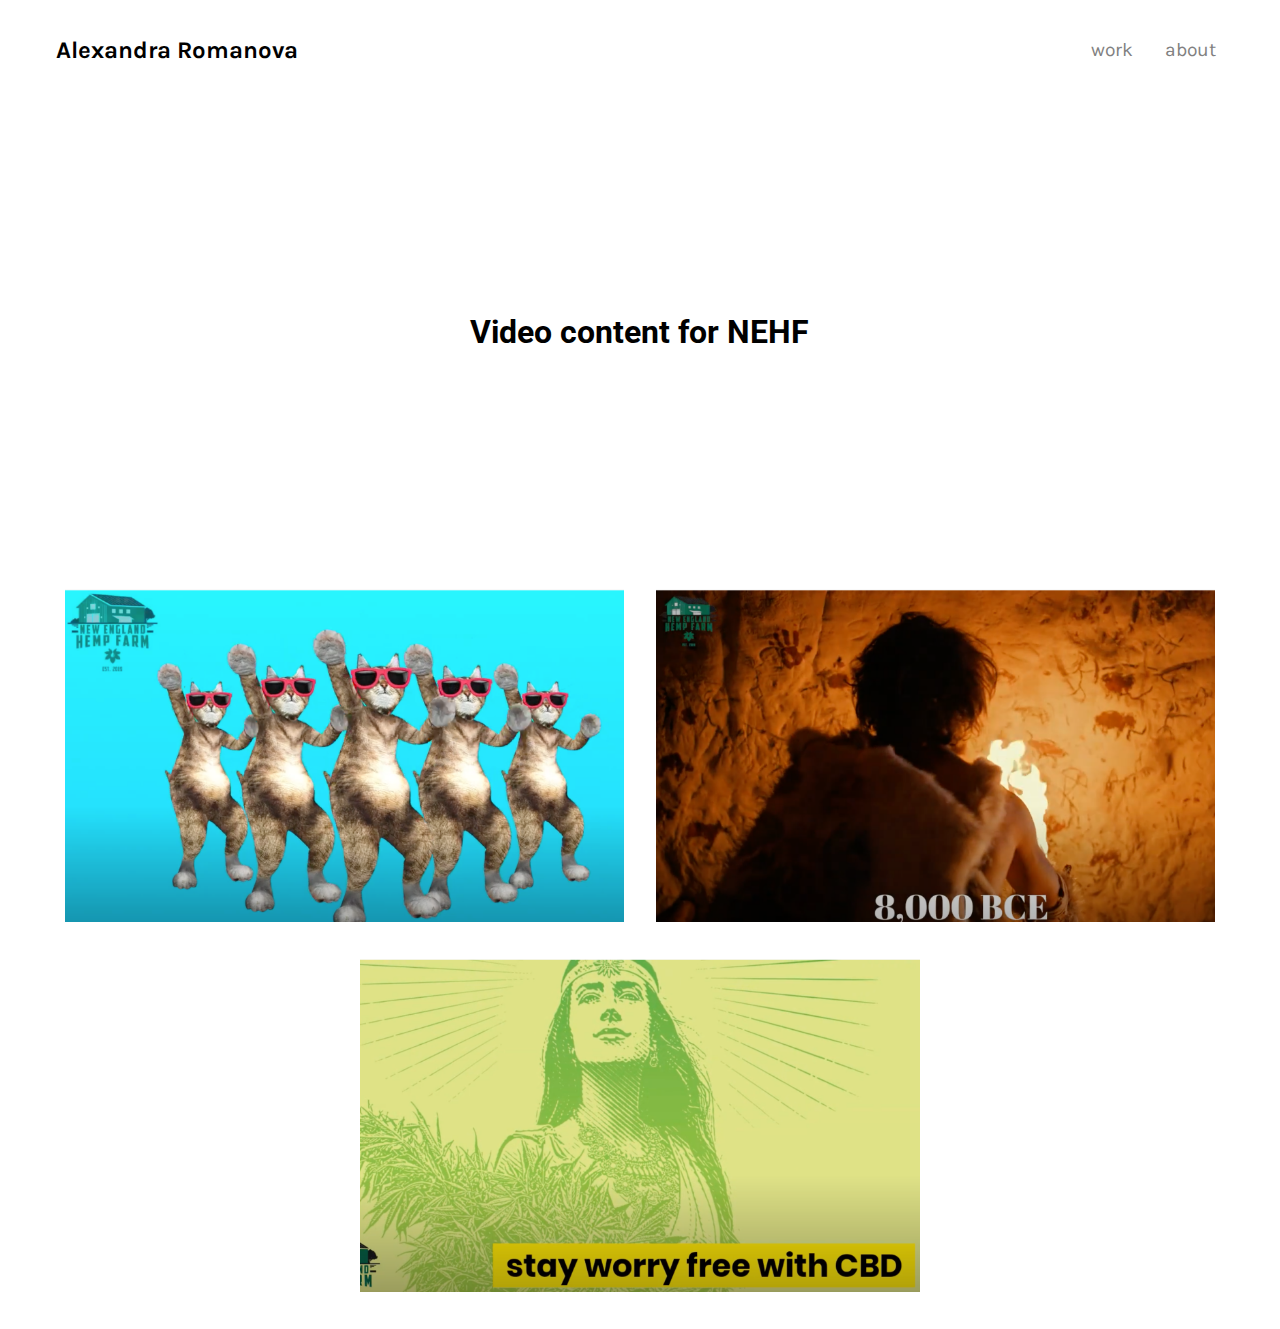
<file: video.html>
<!DOCTYPE html>
<html lang="en">
<head>
    <meta charset="UTF-8">
    <meta name="viewport" content="width=device-width, initial-scale=1.0">
    <link rel="stylesheet" href="main.css">
    <link href="https://fonts.googleapis.com/css?family=Josefin+Sans|Josefin+Slab|Karla|Roboto&display=swap" rel="stylesheet">
    <title>video</title>
</head>
<body>
    <header>
        <h2>Alexandra Romanova </h2>
        <nav>
            <li> <a href="index.html">work</a></li>
            <li> <a href="index-about.html">about</a></li>
        </nav>
            </header>
            
            <main>
                <div class='description'>
                    <h1>Video content for NEHF</h1>
                </div>
                <div><a href='https://www.youtube.com/watch?v=RIbzQ9XGWrI'><img src= 'img/Screen Shot 2020-07-04 at 2.36.43 PM.png'></a> </div>
                
               <div> <a href='https://www.youtube.com/watch?v=CYDlsGa6ExA  '><img src= 'img/history-hemp.png'></a>   </div>

               <div> <a href=' https://www.youtube.com/watch?v=GbIzKXNClCU'><img src= 'img/cbd.png'></a>   </div>

              
              </main>
</body>
</html>
</file>
<file: main.css>
/*font-family: 'Karla', sans-serif;
font-family: 'Josefin Sans', sans-serif;
font-family: 'Josefin Slab', serif;
font-family: 'Roboto', sans-serif;
*/
body {
    margin: 0 auto;
    padding: 1em 2em 1em 2em;
}
header {
    font-family: 'Karla', sans-serif;
    /* border: 1px solid gray; */
    display: flex; 
    align-items: center;
    justify-content: space-between;
    padding-bottom: .5em;
}
h2{
    margin-left: 1em;
}
nav {
    display: inline-flex;
    
}
li {
    list-style: none;
    margin-right: 2em;
}
a {
    color: grey;
    font-size: 1.2em;
    text-decoration: none;
}


footer {
    /* border: 1px solid gray;  */
    display: flex;
    justify-content: center;
     
}
main {
    width: 100%;
    display: flex;
    flex-wrap: wrap;
    justify-content: center;
}
img {
    width: 100%; 
    height: auto;
    
}
div{
    width: 46%;
    height: auto;
   margin: 1em;
   font-family: 'Karla', sans-serif;
}

/* .back {
    margin-top: -250px;
    margin-left: 0;
    text-align: center;
    width: 100%; 
    height: 100%;
    font-family:'Josefin Sans', sans-serif; 
    font-size: 30px;
    background-color: white;  
    border: gray solid 1px;
    
} */

.pict{
    width:100%;
    height: auto;
}
.description{
    margin: 200px;
    text-align: center;
    font-family: 'Roboto', sans-serif;
}
.icon{
    width: 30px;
    height: auto;
    padding: 5px;
    margin: 1em;
}
p{
line-height: 1.8;
}
</file>
